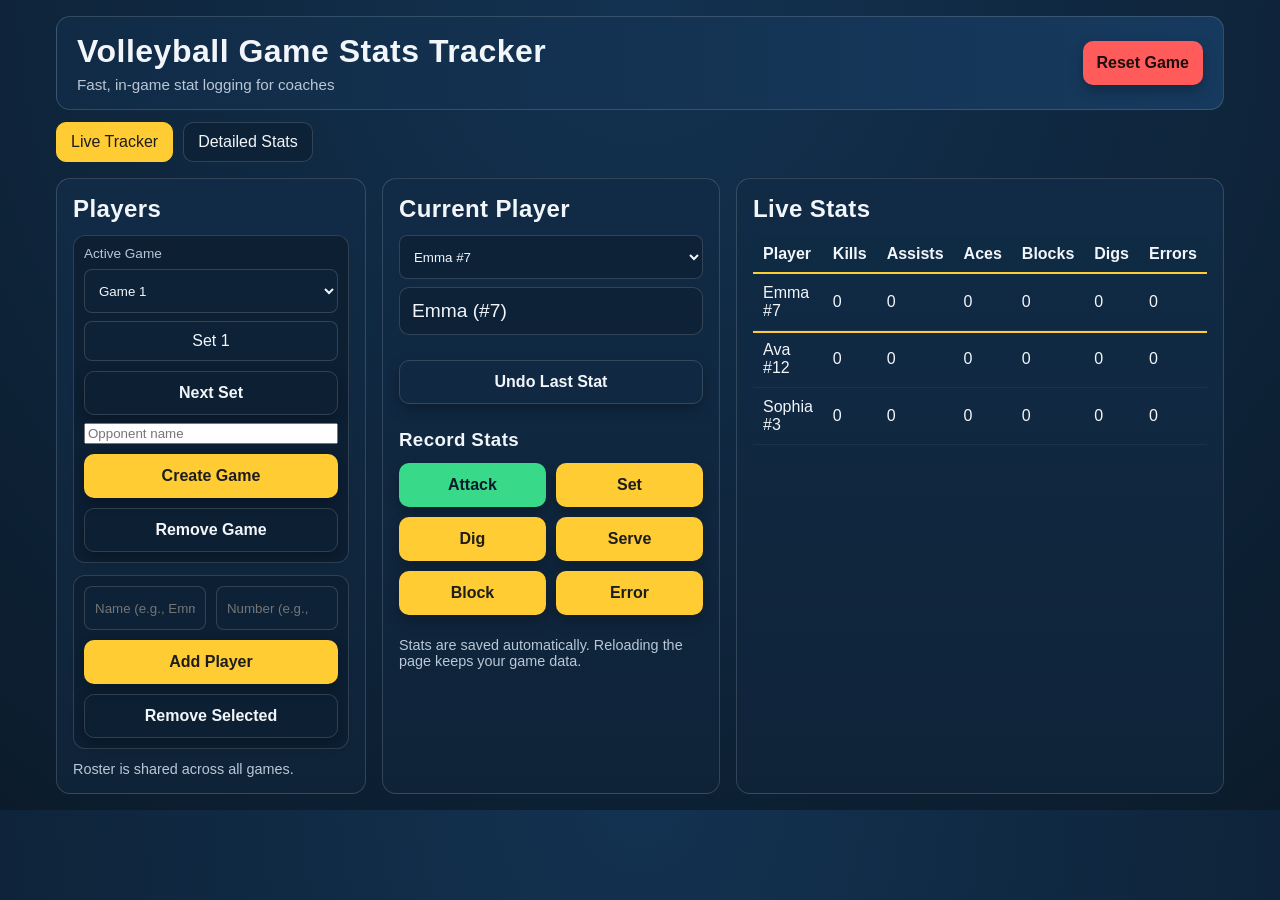
<file: index.html>
<!doctype html>
<html lang="en">
<head>
  <meta charset="UTF-8" />
  <meta name="viewport" content="width=device-width, initial-scale=1.0"/>
  <title>Volleyball Game Stats Tracker</title>
  <link rel="stylesheet" href="src/style.css"/>
</head>
<body>
  <div class="app">
    <!-- Top Section -->
    <header class="top-bar">
      <div class="title-wrap">
        <h1>Volleyball Game Stats Tracker</h1>
        <p class="subtitle">Fast, in-game stat logging for coaches</p>
      </div>
      <button id="resetGameBtn" class="btn btn-danger">Reset Game</button>
    </header>
    <nav class="nav-bar" aria-label="Primary">
      <a class="nav-link active" href="index.html">Live Tracker</a>
      <a class="nav-link" href="stats.html">Detailed Stats</a>
    </nav>

    <main class="grid">
      <!-- Left Section: Players -->
      <section class="panel players-panel">
        <h2>Players</h2>

        <!-- Game Controls -->
        <div class="game-controls">
          <label class="field-label" for="gameSelect">Active Game</label>
          <select id="gameSelect" class="select"></select>
          <div class="inline-fields">
            <div id="currentSetLabel" class="set-label">Set 1</div>
            <button id="nextSetBtn" class="btn btn-outline">Next Set</button>
          </div>
          <div class="inline-fields">
            <input id="opponentName" type="text" placeholder="Opponent name" />
            <button id="addGameBtn" class="btn">Create Game</button>
            <button id="removeGameBtn" class="btn btn-outline">Remove Game</button>
          </div>
        </div>

        <!-- Add/Remove Controls -->
        <div class="player-controls">
          <input id="playerName" type="text" placeholder="Name (e.g., Emma)" />
          <input id="playerNumber" type="number" min="0" placeholder="Number (e.g., 7)" />
          <button id="addPlayerBtn" class="btn">Add Player</button>
          <button id="removePlayerBtn" class="btn btn-outline">Remove Selected</button>
        </div>
        <div class="hint">Roster is shared across all games.</div>
      </section>

      <!-- Middle Section: Current Player + Stats -->
      <section class="panel stats-panel">
        <h2>Current Player</h2>
        <select id="currentPlayerSelect" class="select"></select>
        <div id="currentPlayer" class="current-player">None selected</div>
        <button id="undoStatBtn" class="btn btn-outline">Undo Last Stat</button>

        <h3>Record Stats</h3>
        <div class="action-selector">
          <div id="actionButtons" class="action-buttons"></div>
          <div id="levelButtons" class="level-buttons"></div>
        </div>

        <div class="hint">
          Stats are saved automatically. Reloading the page keeps your game data.
        </div>
      </section>

      <!-- Right Section: Stats Table -->
      <section class="panel table-panel">
        <h2>Live Stats</h2>
        <div class="table-wrap">
          <table id="statsTable">
            <thead>
              <tr>
                <th>Player</th>
                <th>Kills</th>
                <th>Assists</th>
                <th>Aces</th>
                <th>Blocks</th>
                <th>Digs</th>
                <th>Errors</th>
              </tr>
            </thead>
            <tbody id="statsTableBody"></tbody>
          </table>
        </div>
      </section>
    </main>
  </div>

  <!-- Confirmation Modal -->
  <div id="confirmOverlay" class="modal-overlay" aria-hidden="true">
    <div class="modal" role="dialog" aria-modal="true" aria-labelledby="confirmTitle">
      <h3 id="confirmTitle">Confirm</h3>
      <p id="confirmMessage"></p>
      <div class="modal-actions">
        <button id="confirmCancelBtn" class="btn btn-outline">Cancel</button>
        <button id="confirmOkBtn" class="btn">Confirm</button>
      </div>
    </div>
  </div>

  <script src="src/script.js"></script>
</body>
</html>
</file>
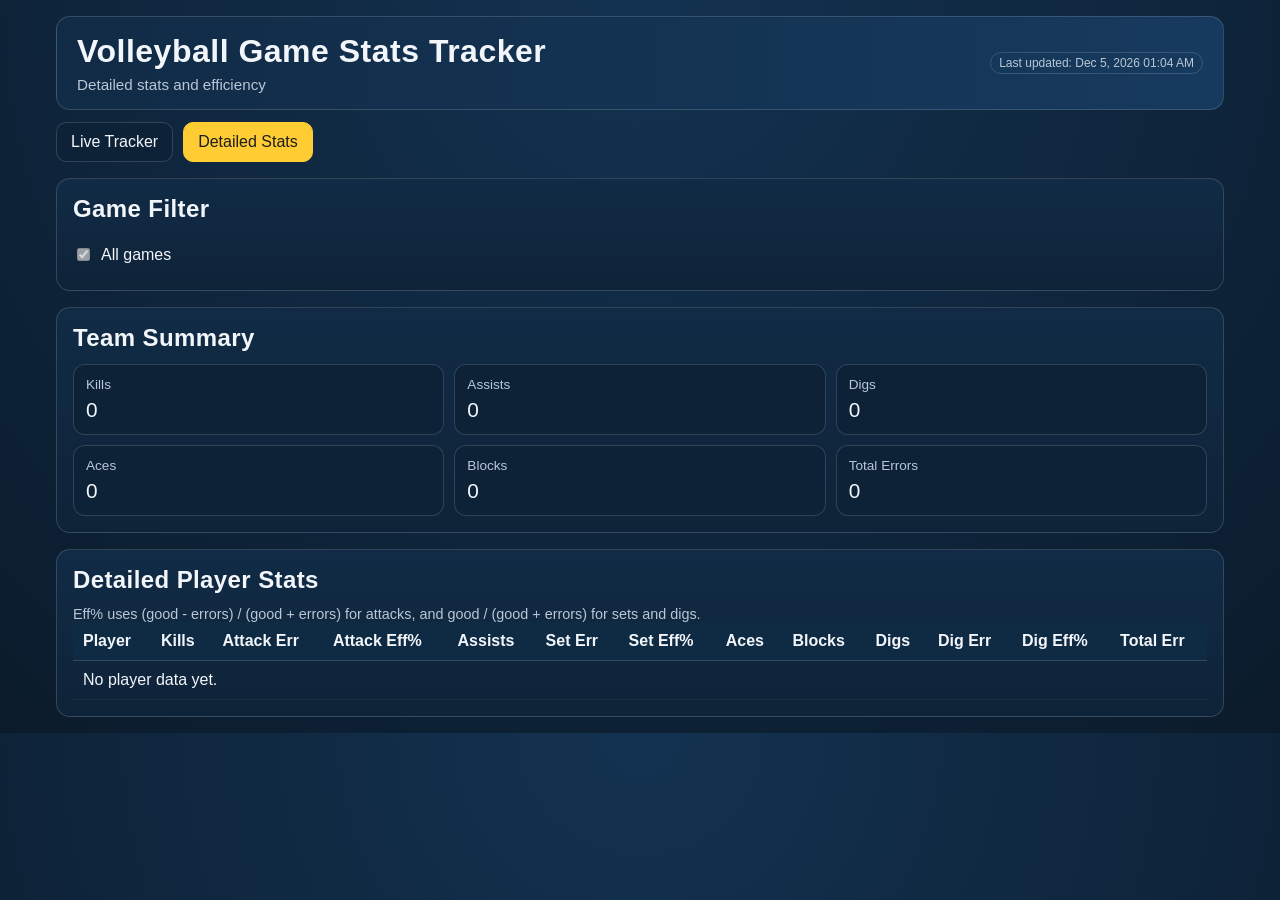
<file: stats.html>
<!doctype html>
<html lang="en">
<head>
  <meta charset="UTF-8" />
  <meta name="viewport" content="width=device-width, initial-scale=1.0"/>
  <title>Volleyball Game Stats Tracker - Detailed</title>
  <link rel="stylesheet" href="src/style.css"/>
</head>
<body>
  <div class="app">
    <!-- Top Section -->
    <header class="top-bar">
      <div class="title-wrap">
        <h1>Volleyball Game Stats Tracker</h1>
        <p class="subtitle">Detailed stats and efficiency</p>
      </div>
      <span class="badge" id="lastUpdated">Last updated: --</span>
    </header>

    <nav class="nav-bar" aria-label="Primary">
      <a class="nav-link" href="index.html">Live Tracker</a>
      <a class="nav-link active" href="stats.html">Detailed Stats</a>
    </nav>

    <main class="detail-grid">
      <section class="panel filter-panel">
        <h2>Game Filter</h2>
        <label class="filter-item">
          <input type="checkbox" id="allGamesToggle" checked />
          All games
        </label>
        <div id="gameFilterList" class="filter-list"></div>
      </section>

      <section class="panel">
        <h2>Team Summary</h2>
        <div class="stat-cards" id="summaryCards"></div>
      </section>

      <section class="panel">
        <h2>Detailed Player Stats</h2>
        <div class="hint">
          Eff% uses (good - errors) / (good + errors) for attacks, and good / (good + errors) for sets and digs.
        </div>
        <div class="table-wrap">
          <table class="detail-table" id="detailedTable">
            <thead>
              <tr>
                <th>Player</th>
                <th>Kills</th>
                <th>Attack Err</th>
                <th>Attack Eff%</th>
                <th>Assists</th>
                <th>Set Err</th>
                <th>Set Eff%</th>
                <th>Aces</th>
                <th>Blocks</th>
                <th>Digs</th>
                <th>Dig Err</th>
                <th>Dig Eff%</th>
                <th>Total Err</th>
              </tr>
            </thead>
            <tbody id="detailedTableBody"></tbody>
            <tfoot id="detailedTableFoot"></tfoot>
          </table>
        </div>
      </section>
    </main>
  </div>

  <script src="src/stats.js"></script>
</body>
</html>
</file>
<file: src/style.css>
/* ===== Base ===== */
:root {
  --bg: #0b1b2b;
  --bg-accent: #0f2740;
  --panel: #112b46;
  --panel-2: #163a5e;
  --text: #f2f6fa;
  --muted: #b9c7d6;
  --accent: #ffcc33;
  --accent-2: #39d98a;
  --danger: #ff5b5b;
  --outline: rgba(255, 255, 255, 0.15);
}

* { box-sizing: border-box; }
body {
  margin: 0;
  font-family: "Impact", "Haettenschweiler", "Arial Narrow Bold", sans-serif;
  background: radial-gradient(circle at top, #133251, var(--bg));
  color: var(--text);
  -webkit-text-size-adjust: 100%;
}

.app {
  max-width: 1200px;
  margin: 0 auto;
  padding: 16px;
}

/* ===== Top Bar ===== */
.top-bar {
  display: flex;
  align-items: center;
  justify-content: space-between;
  gap: 16px;
  background: linear-gradient(90deg, var(--panel), var(--panel-2));
  padding: 16px 20px;
  border-radius: 14px;
  border: 1px solid var(--outline);
}

.title-wrap h1 {
  margin: 0;
  letter-spacing: 0.5px;
}
.subtitle {
  margin: 6px 0 0;
  color: var(--muted);
  font-family: "Trebuchet MS", sans-serif;
  font-size: 0.95rem;
}

/* ===== Nav ===== */
.nav-bar {
  margin-top: 12px;
  display: flex;
  gap: 10px;
  flex-wrap: wrap;
}

.nav-link {
  text-decoration: none;
  color: var(--text);
  border: 1px solid var(--outline);
  padding: 10px 14px;
  border-radius: 10px;
  font-family: "Trebuchet MS", sans-serif;
  background: #0d2237;
}

.nav-link.active {
  border-color: var(--accent);
  color: #1d1d1d;
  background: var(--accent);
}

/* ===== Layout ===== */
.grid {
  margin-top: 16px;
  display: grid;
  grid-template-columns: 1.1fr 1.2fr 1.7fr;
  gap: 16px;
}

.panel {
  background: linear-gradient(180deg, var(--panel), #0f2338);
  border-radius: 14px;
  padding: 16px;
  border: 1px solid var(--outline);
}

.panel h2, .panel h3 {
  margin: 0 0 12px 0;
  letter-spacing: 0.4px;
}

/* ===== Buttons ===== */
.btn {
  background: var(--accent);
  color: #1d1d1d;
  border: none;
  border-radius: 10px;
  padding: 12px 14px;
  font-size: 1rem;
  font-weight: 700;
  cursor: pointer;
  transition: transform 0.06s ease, box-shadow 0.15s ease;
  box-shadow: 0 6px 14px rgba(0,0,0,0.25);
  min-height: 44px;
}

.btn:active { transform: translateY(2px); }

.btn-outline {
  background: transparent;
  color: var(--text);
  border: 1px solid var(--outline);
}

.btn-danger {
  background: var(--danger);
  color: #1b0f0f;
}

/* ===== Player List ===== */
.player-controls {
  display: grid;
  grid-template-columns: 1fr 1fr;
  gap: 8px;
  margin-bottom: 12px;
}

.game-controls {
  display: grid;
  gap: 8px;
  margin-bottom: 12px;
}

.field-label {
  color: var(--muted);
  font-family: "Trebuchet MS", sans-serif;
  font-size: 0.85rem;
}

.select {
  padding: 10px;
  border-radius: 8px;
  border: 1px solid var(--outline);
  background: #0d2237;
  color: var(--text);
  font-family: "Trebuchet MS", sans-serif;
  min-height: 44px;
  width: 100%;
}

.inline-fields {
  display: grid;
  grid-template-columns: 1fr;
  gap: 8px;
}

.set-label {
  padding: 10px;
  border-radius: 8px;
  border: 1px solid var(--outline);
  background: #0d2237;
  color: var(--text);
  font-family: "Trebuchet MS", sans-serif;
  text-align: center;
}

.player-controls input {
  padding: 10px;
  border-radius: 8px;
  border: 1px solid var(--outline);
  background: #0d2237;
  color: var(--text);
  font-family: "Trebuchet MS", sans-serif;
  min-height: 44px;
  width: 100%;
}

.player-controls #addPlayerBtn,
.player-controls #removePlayerBtn {
  grid-column: span 2;
}

.player-list {
  display: grid;
  gap: 8px;
}

.player-card {
  background: #0d2237;
  border: 1px solid var(--outline);
  padding: 10px 12px;
  border-radius: 10px;
  display: flex;
  align-items: center;
  justify-content: space-between;
  cursor: pointer;
  transition: background 0.2s ease, border 0.2s ease;
}

.player-card.selected {
  background: #1d3d5f;
  border-color: var(--accent);
}

/* ===== Current Player ===== */
.current-player {
  font-size: 1.2rem;
  padding: 12px;
  background: #0d2237;
  border-radius: 10px;
  border: 1px solid var(--outline);
  margin-top: 8px;
}

.stats-panel #undoStatBtn {
  margin-top: 25px;
  margin-bottom: 25px;
  width: 100%;
}

/* ===== Action Selector ===== */
.action-selector {
  display: grid;
  gap: 10px;
  margin-top: 10px;
}

.action-buttons,
.level-buttons {
  display: grid;
  grid-template-columns: repeat(2, minmax(0, 1fr));
  gap: 10px;
}

.action-buttons .btn.active {
  background: var(--accent-2);
  color: #0b1b2b;
}

/* ===== Legacy Stat Buttons ===== */
.stat-buttons {
  display: grid;
  grid-template-columns: repeat(2, minmax(0, 1fr));
  gap: 10px;
}

/* ===== Table ===== */
.table-wrap {
  overflow-x: auto;
}

table {
  width: 100%;
  border-collapse: collapse;
  font-family: "Trebuchet MS", sans-serif;
}

thead th {
  text-align: left;
  padding: 10px;
  background: #0f2a43;
  border-bottom: 1px solid var(--outline);
}

tbody td {
  padding: 10px;
  border-bottom: 1px solid rgba(255,255,255,0.05);
}

tbody tr.highlight {
  background: rgba(57, 217, 138, 0.15);
}

tbody tr.selected-row {
  outline: 2px solid var(--accent);
}

/* ===== Detailed Stats ===== */
.detail-grid {
  display: grid;
  gap: 16px;
  margin-top: 16px;
}

.filter-panel {
  display: grid;
  gap: 10px;
}

.filter-list {
  display: grid;
  gap: 8px;
}

.filter-item {
  display: flex;
  align-items: center;
  gap: 8px;
  font-family: "Trebuchet MS", sans-serif;
}

.stat-cards {
  display: grid;
  grid-template-columns: repeat(3, minmax(0, 1fr));
  gap: 10px;
}

.stat-card {
  background: #0d2237;
  border: 1px solid var(--outline);
  border-radius: 12px;
  padding: 12px;
}

.stat-card .label {
  color: var(--muted);
  font-family: "Trebuchet MS", sans-serif;
  font-size: 0.85rem;
}

.stat-card .value {
  font-size: 1.3rem;
  margin-top: 6px;
}

.badge {
  display: inline-block;
  padding: 3px 8px;
  border-radius: 999px;
  border: 1px solid var(--outline);
  font-size: 0.75rem;
  color: var(--muted);
  font-family: "Trebuchet MS", sans-serif;
}

.detail-table th,
.detail-table td {
  white-space: nowrap;
}

.detail-table tfoot td {
  background: #0f2a43;
  font-weight: 700;
}

/* ===== Animations ===== */
.pulse {
  animation: pulse 0.35s ease;
}

@keyframes pulse {
  0% { transform: scale(1); }
  50% { transform: scale(1.06); }
  100% { transform: scale(1); }
}

/* ===== Hints ===== */
.hint {
  margin-top: 12px;
  color: var(--muted);
  font-family: "Trebuchet MS", sans-serif;
  font-size: 0.9rem;
}

/* ===== Modal ===== */
.modal-overlay {
  position: fixed;
  inset: 0;
  background: rgba(3, 9, 16, 0.7);
  display: none;
  align-items: center;
  justify-content: center;
  padding: 16px;
  z-index: 50;
}

.modal-overlay.open {
  display: flex;
}

.modal {
  width: min(420px, 100%);
  background: linear-gradient(180deg, var(--panel), #0f2338);
  border: 1px solid var(--outline);
  border-radius: 14px;
  padding: 16px;
  box-shadow: 0 16px 40px rgba(0, 0, 0, 0.45);
}

.modal p {
  margin: 8px 0 16px;
  color: var(--muted);
  font-family: "Trebuchet MS", sans-serif;
}

.modal-actions {
  display: grid;
  grid-template-columns: 1fr 1fr;
  gap: 10px;
}

/* ===== Consistent Form Spacing ===== */
.players-panel .game-controls,
.players-panel .player-controls {
  padding: 10px;
  background: #0c1f33;
  border: 1px solid var(--outline);
  border-radius: 12px;
}

.players-panel .game-controls .inline-fields,
.players-panel .player-controls {
  gap: 10px;
}

/* ===== Responsive ===== */
@media (max-width: 980px) {
  .grid {
    grid-template-columns: 1fr;
  }
  .stat-buttons {
    grid-template-columns: 1fr;
  }
  .stat-cards {
    grid-template-columns: 1fr;
  }
  .inline-fields {
    grid-template-columns: 1fr;
  }
}

@media (max-width: 820px) {
  .top-bar {
    flex-direction: column;
    align-items: flex-start;
  }
  .top-bar .btn-danger {
    width: 100%;
  }
  .nav-bar {
    gap: 8px;
  }
  .nav-link {
    flex: 1 1 160px;
    text-align: center;
  }
  .player-controls {
    grid-template-columns: 1fr;
  }
  .player-controls #addPlayerBtn,
  .player-controls #removePlayerBtn {
    grid-column: auto;
  }
  .stat-buttons {
    grid-template-columns: 1fr;
  }
  .action-buttons,
  .level-buttons {
    grid-template-columns: 1fr;
  }
}

@media (max-width: 640px) {
  .app {
    padding: 12px;
  }
  .panel {
    padding: 12px;
  }
  .title-wrap h1 {
    font-size: 1.4rem;
  }
  .subtitle {
    font-size: 0.9rem;
  }
  .btn {
    width: 100%;
  }
  table thead {
    position: sticky;
    top: 0;
    z-index: 1;
  }
}
</file>
